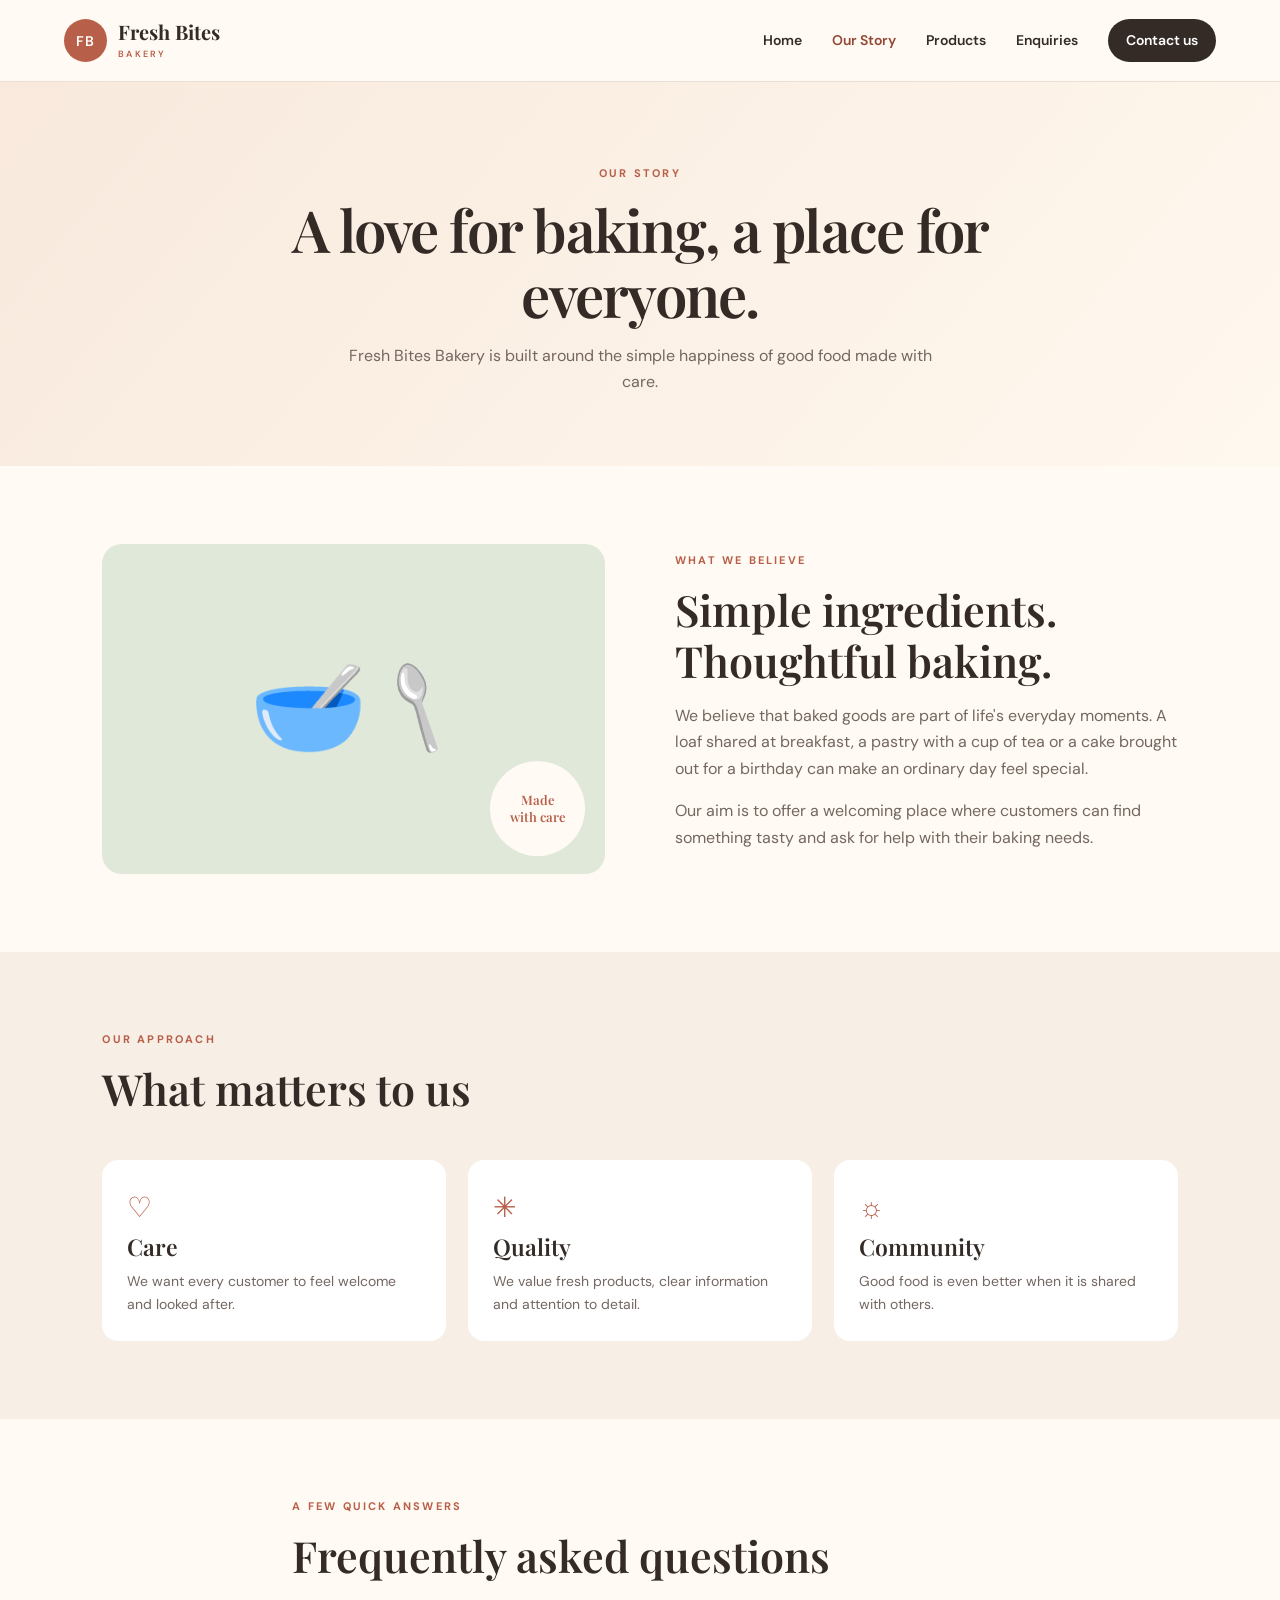
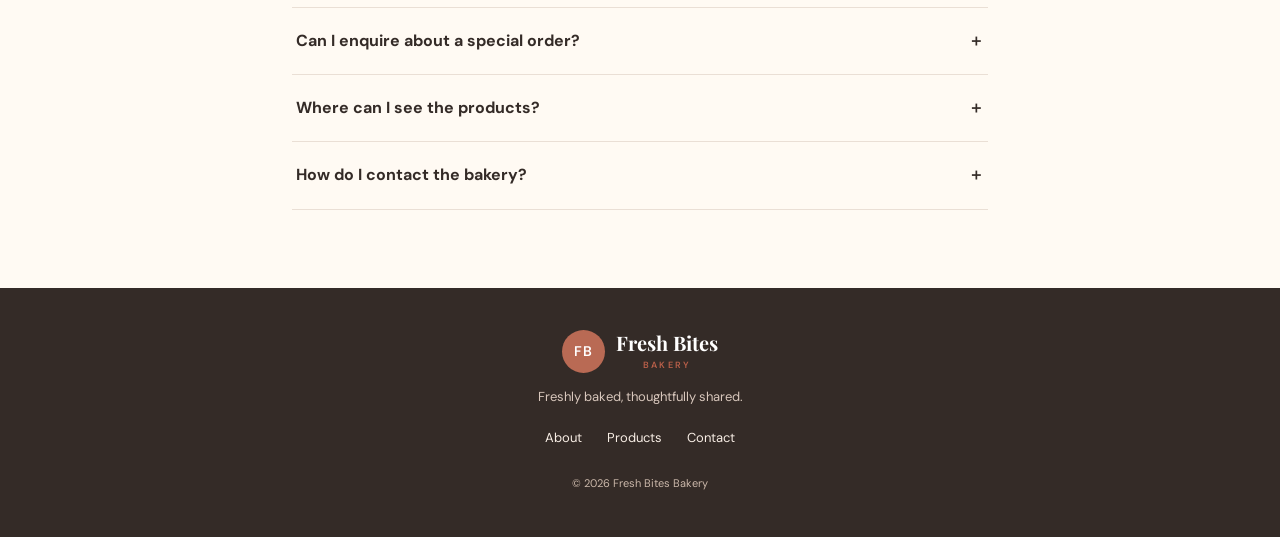
<file: about.html>
<!doctype html>
<html lang="en"><head><meta charset="utf-8"><meta name="viewport" content="width=device-width, initial-scale=1"><meta name="description" content="Learn about Fresh Bites Bakery and our love of fresh baking and sharing good food."><title>Our Story | Fresh Bites Bakery</title><link rel="stylesheet" href="css/style.css"><script src="js/script.js" defer></script><link rel="canonical" href="https://st10502124.github.io/WEDE5020-POE-Part-3-ST10502124/about.html"><meta property="og:type" content="website"><meta property="og:site_name" content="Fresh Bites Bakery"><meta property="og:title" content="Our Story | Fresh Bites Bakery"><meta property="og:description" content="Learn about Fresh Bites Bakery, our values and the care behind our baked goods."><meta property="og:url" content="https://st10502124.github.io/WEDE5020-POE-Part-3-ST10502124/about.html"><meta name="twitter:card" content="summary"><meta name="twitter:title" content="Our Story | Fresh Bites Bakery"><meta name="twitter:description" content="Learn about Fresh Bites Bakery, our values and the care behind our baked goods."></head>
<body><a class="skip-link" href="#main">Skip to content</a><header class="site-header"><a class="brand" href="index.html"><span class="brand-mark">FB</span><span>Fresh Bites <small>BAKERY</small></span></a><button class="menu-toggle" aria-expanded="false" aria-controls="primary-nav" aria-label="Open navigation">☰</button><nav id="primary-nav" class="primary-nav" aria-label="Main navigation"><a href="index.html">Home</a><a aria-current="page" href="about.html">Our Story</a><a href="products.html">Products</a><a href="enquiry.html">Enquiries</a><a class="nav-cta" href="contact.html">Contact us</a></nav></header>
<main id="main"><section class="page-hero"><p class="eyebrow">OUR STORY</p><h1>A love for baking, a place for everyone.</h1><p>Fresh Bites Bakery is built around the simple happiness of good food made with care.</p></section>
<section class="section split-section"><div class="story-art" role="img" aria-label="Illustration of a bakery mixing bowl and whisk"><span>🥣</span><span>🥄</span><span class="story-stamp">Made<br>with care</span></div><div><p class="eyebrow">WHAT WE BELIEVE</p><h2>Simple ingredients. Thoughtful baking.</h2><p>We believe that baked goods are part of life's everyday moments. A loaf shared at breakfast, a pastry with a cup of tea or a cake brought out for a birthday can make an ordinary day feel special.</p><p>Our aim is to offer a welcoming place where customers can find something tasty and ask for help with their baking needs.</p></div></section>
<section class="section section-tint"><div class="section-heading"><div><p class="eyebrow">OUR APPROACH</p><h2>What matters to us</h2></div></div><div class="values-grid"><article><span>♡</span><h3>Care</h3><p>We want every customer to feel welcome and looked after.</p></article><article><span>✳</span><h3>Quality</h3><p>We value fresh products, clear information and attention to detail.</p></article><article><span>☼</span><h3>Community</h3><p>Good food is even better when it is shared with others.</p></article></div></section>
<section class="section faq-section"><p class="eyebrow">A FEW QUICK ANSWERS</p><h2>Frequently asked questions</h2><div class="accordion"><button class="accordion-trigger" aria-expanded="false">Can I enquire about a special order?<span>＋</span></button><div class="accordion-panel" hidden><p>Yes. Use the enquiry form and include the product, quantity and date you have in mind. The bakery can then respond with availability and details.</p></div><button class="accordion-trigger" aria-expanded="false">Where can I see the products?<span>＋</span></button><div class="accordion-panel" hidden><p>Visit the Products page for an overview of the product categories.</p></div><button class="accordion-trigger" aria-expanded="false">How do I contact the bakery?<span>＋</span></button><div class="accordion-panel" hidden><p>Use the Contact page to send a general message or enquiry.</p></div></div></section></main>
<footer class="site-footer"><a class="brand brand-footer" href="index.html"><span class="brand-mark">FB</span><span>Fresh Bites <small>BAKERY</small></span></a><p>Freshly baked, thoughtfully shared.</p><div class="footer-links"><a href="about.html">About</a><a href="products.html">Products</a><a href="contact.html">Contact</a></div><small>© <span data-year></span> Fresh Bites Bakery</small></footer></body></html>
</file>
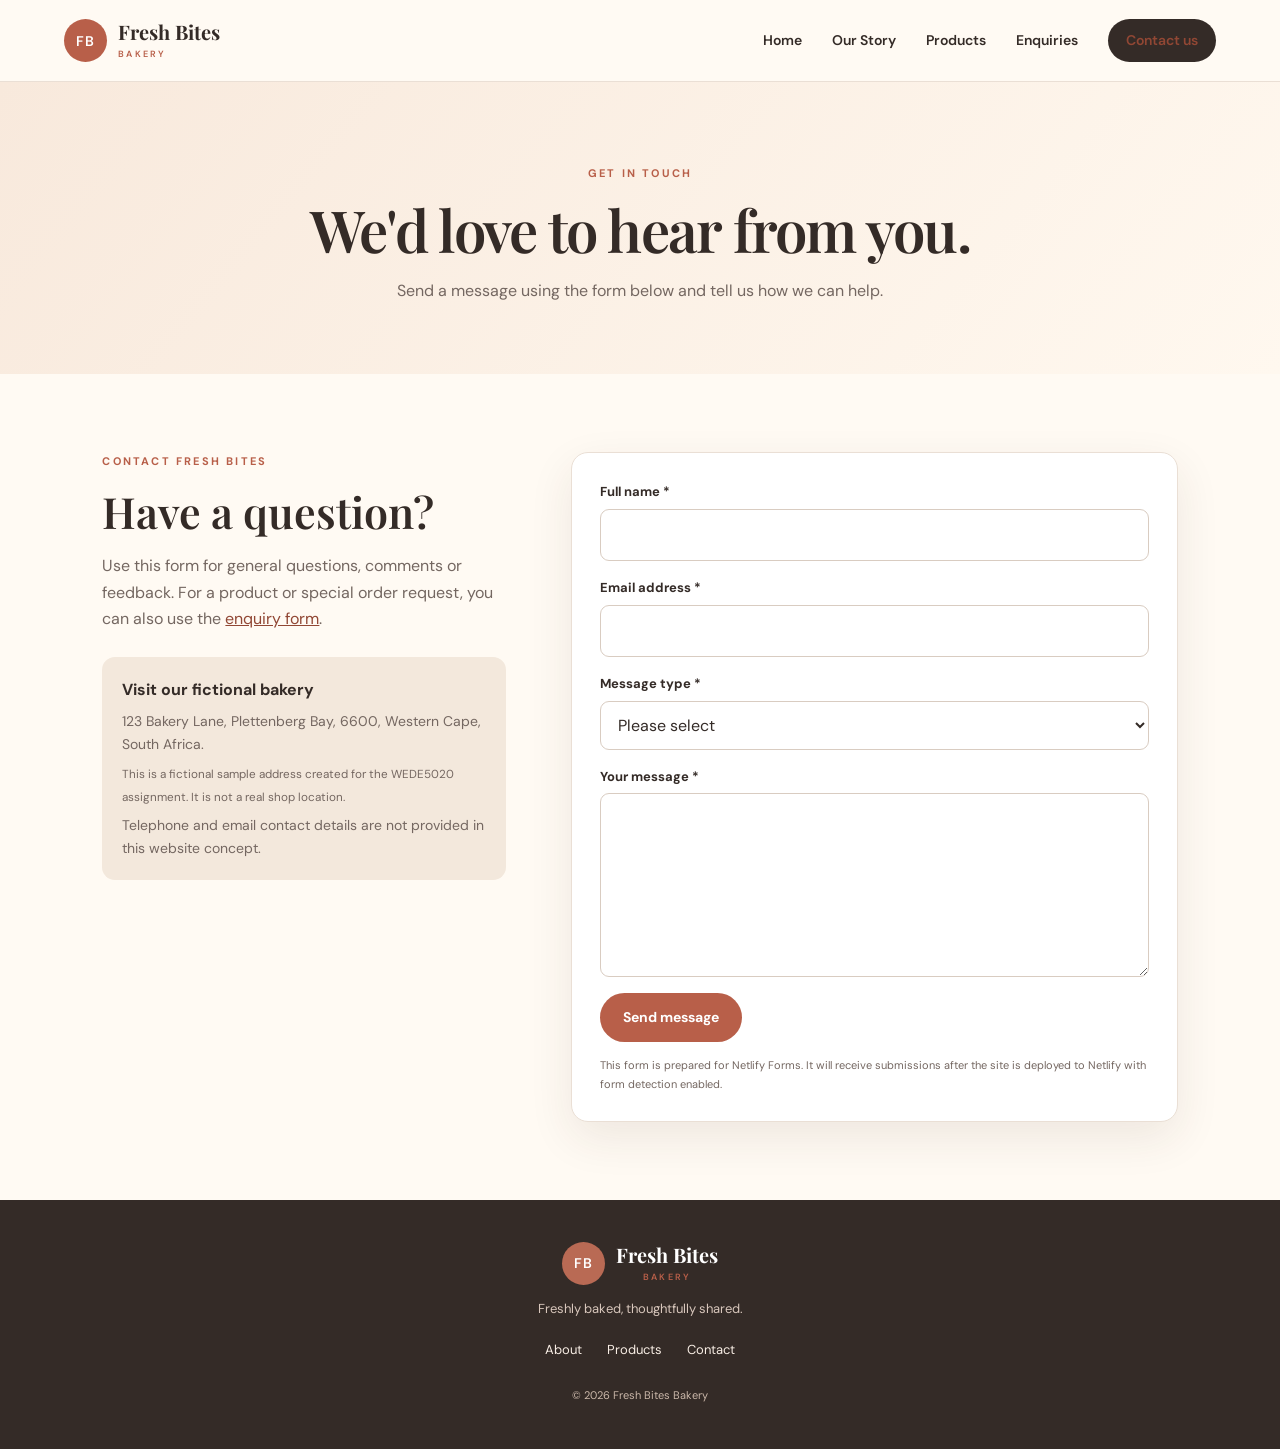
<file: contact.html>
<!doctype html>
<html lang="en"><head><meta charset="utf-8"><meta name="viewport" content="width=device-width, initial-scale=1"><meta name="description" content="Contact Fresh Bites Bakery with a question, comment or general message."><title>Contact | Fresh Bites Bakery</title><link rel="stylesheet" href="css/style.css"><script src="js/script.js" defer></script><link rel="canonical" href="https://st10502124.github.io/WEDE5020-POE-Part-3-ST10502124/contact.html"><meta property="og:type" content="website"><meta property="og:site_name" content="Fresh Bites Bakery"><meta property="og:title" content="Contact | Fresh Bites Bakery"><meta property="og:description" content="Contact Fresh Bites Bakery with a question, comment or general message."><meta property="og:url" content="https://st10502124.github.io/WEDE5020-POE-Part-3-ST10502124/contact.html"><meta name="twitter:card" content="summary"><meta name="twitter:title" content="Contact | Fresh Bites Bakery"><meta name="twitter:description" content="Contact Fresh Bites Bakery with a question, comment or general message."></head>
<body><a class="skip-link" href="#main">Skip to content</a><header class="site-header"><a class="brand" href="index.html"><span class="brand-mark">FB</span><span>Fresh Bites <small>BAKERY</small></span></a><button class="menu-toggle" aria-expanded="false" aria-controls="primary-nav" aria-label="Open navigation">☰</button><nav id="primary-nav" class="primary-nav" aria-label="Main navigation"><a href="index.html">Home</a><a href="about.html">Our Story</a><a href="products.html">Products</a><a href="enquiry.html">Enquiries</a><a aria-current="page" class="nav-cta" href="contact.html">Contact us</a></nav></header>
<main id="main"><section class="page-hero"><p class="eyebrow">GET IN TOUCH</p><h1>We'd love to hear from you.</h1><p>Send a message using the form below and tell us how we can help.</p></section><section class="section form-layout"><div><p class="eyebrow">CONTACT FRESH BITES</p><h2>Have a question?</h2><p>Use this form for general questions, comments or feedback. For a product or special order request, you can also use the <a href="enquiry.html">enquiry form</a>.</p><div class="form-note"><strong>Visit our fictional bakery</strong><p>123 Bakery Lane, Plettenberg Bay, 6600, Western Cape, South Africa.</p><p><small>This is a fictional sample address created for the WEDE5020 assignment. It is not a real shop location.</small></p><p>Telephone and email contact details are not provided in this website concept.</p></div></div>
<form class="contact-form" name="general-contact" method="POST" data-netlify="true" netlify-honeypot="bot-field"><input type="hidden" name="form-name" value="general-contact"><p class="honeypot" aria-hidden="true"><label>Leave this field empty: <input name="bot-field"></label></p><div class="form-row"><label for="contact-name">Full name *</label><input id="contact-name" name="name" autocomplete="name" required minlength="2"></div><div class="form-row"><label for="contact-email">Email address *</label><input id="contact-email" name="email" type="email" autocomplete="email" required></div><div class="form-row"><label for="contact-type">Message type *</label><select id="contact-type" name="type" required><option value="">Please select</option><option>General question</option><option>Feedback</option><option>Website issue</option><option>Other</option></select></div><div class="form-row"><label for="contact-message">Your message *</label><textarea id="contact-message" name="message" rows="6" required minlength="10"></textarea></div><button class="button button-primary" type="submit">Send message</button><p class="form-status" role="status" aria-live="polite"></p><p class="form-disclaimer">This form is prepared for Netlify Forms. It will receive submissions after the site is deployed to Netlify with form detection enabled.</p></form></section></main>
<footer class="site-footer"><a class="brand brand-footer" href="index.html"><span class="brand-mark">FB</span><span>Fresh Bites <small>BAKERY</small></span></a><p>Freshly baked, thoughtfully shared.</p><div class="footer-links"><a href="about.html">About</a><a href="products.html">Products</a><a href="contact.html">Contact</a></div><small>© <span data-year></span> Fresh Bites Bakery</small></footer></body></html>
</file>
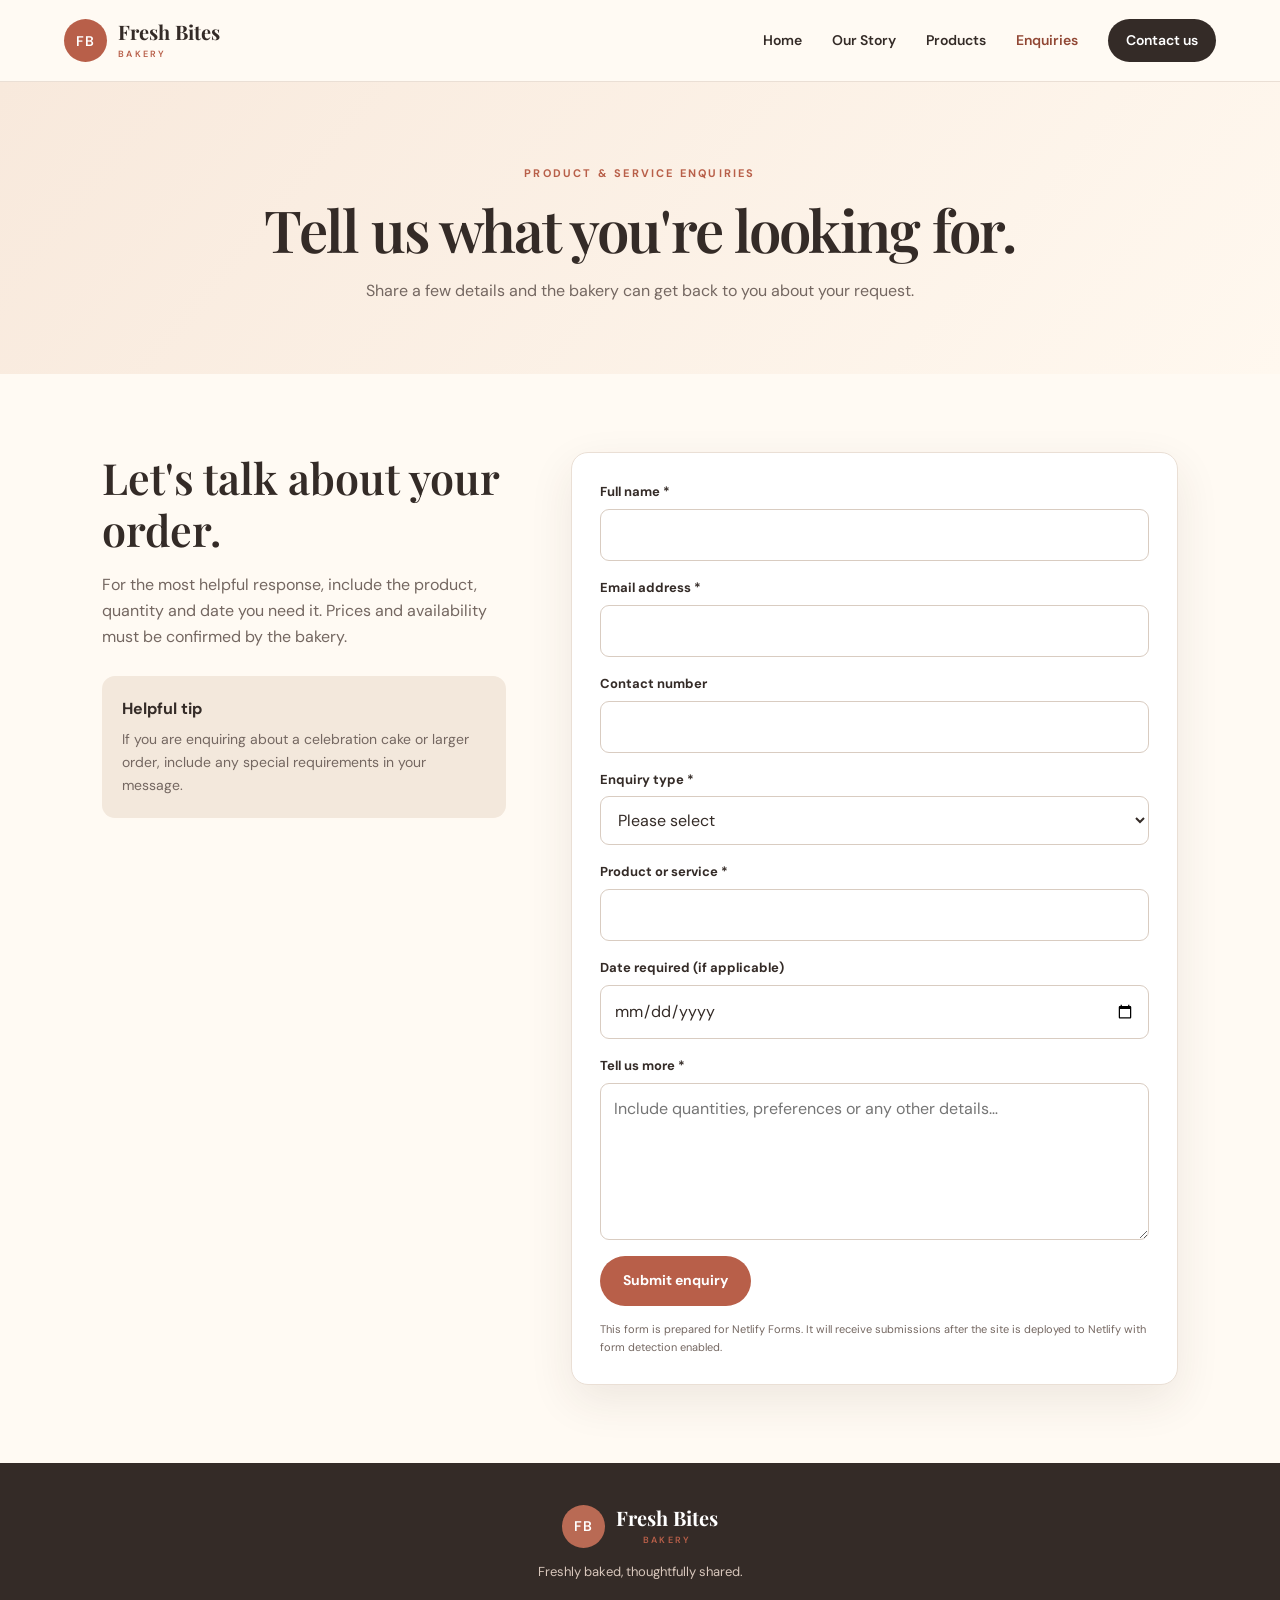
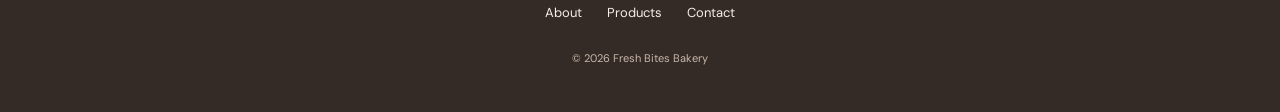
<file: enquiry.html>
<!doctype html>
<html lang="en"><head><meta charset="utf-8"><meta name="viewport" content="width=device-width, initial-scale=1"><meta name="description" content="Send Fresh Bites Bakery an enquiry about products, special orders, quantities and availability."><title>Enquiries | Fresh Bites Bakery</title><link rel="stylesheet" href="css/style.css"><script src="js/script.js" defer></script><link rel="canonical" href="https://st10502124.github.io/WEDE5020-POE-Part-3-ST10502124/enquiry.html"><meta property="og:type" content="website"><meta property="og:site_name" content="Fresh Bites Bakery"><meta property="og:title" content="Enquiries | Fresh Bites Bakery"><meta property="og:description" content="Send Fresh Bites Bakery an enquiry about products, special orders, quantities and availability."><meta property="og:url" content="https://st10502124.github.io/WEDE5020-POE-Part-3-ST10502124/enquiry.html"><meta name="twitter:card" content="summary"><meta name="twitter:title" content="Enquiries | Fresh Bites Bakery"><meta name="twitter:description" content="Send Fresh Bites Bakery an enquiry about products, special orders, quantities and availability."></head>
<body><a class="skip-link" href="#main">Skip to content</a><header class="site-header"><a class="brand" href="index.html"><span class="brand-mark">FB</span><span>Fresh Bites <small>BAKERY</small></span></a><button class="menu-toggle" aria-expanded="false" aria-controls="primary-nav" aria-label="Open navigation">☰</button><nav id="primary-nav" class="primary-nav" aria-label="Main navigation"><a href="index.html">Home</a><a href="about.html">Our Story</a><a href="products.html">Products</a><a aria-current="page" href="enquiry.html">Enquiries</a><a class="nav-cta" href="contact.html">Contact us</a></nav></header>
<main id="main"><section class="page-hero"><p class="eyebrow">PRODUCT &amp; SERVICE ENQUIRIES</p><h1>Tell us what you're looking for.</h1><p>Share a few details and the bakery can get back to you about your request.</p></section><section class="section form-layout"><div><h2>Let's talk about your order.</h2><p>For the most helpful response, include the product, quantity and date you need it. Prices and availability must be confirmed by the bakery.</p><div class="form-note"><strong>Helpful tip</strong><p>If you are enquiring about a celebration cake or larger order, include any special requirements in your message.</p></div></div>
<form class="contact-form" name="product-enquiry" method="POST" data-netlify="true" netlify-honeypot="bot-field"><input type="hidden" name="form-name" value="product-enquiry"><p class="honeypot" aria-hidden="true"><label>Leave this field empty: <input name="bot-field"></label></p>
<div class="form-row"><label for="enq-name">Full name *</label><input id="enq-name" name="name" autocomplete="name" required minlength="2"></div><div class="form-row"><label for="enq-email">Email address *</label><input id="enq-email" name="email" type="email" autocomplete="email" required></div><div class="form-row"><label for="enq-phone">Contact number</label><input id="enq-phone" name="phone" type="tel" autocomplete="tel"></div><div class="form-row"><label for="enq-type">Enquiry type *</label><select id="enq-type" name="type" required><option value="">Please select</option><option>Product enquiry</option><option>Special order</option><option>Event or catering enquiry</option><option>Other</option></select></div><div class="form-row"><label for="enq-product">Product or service *</label><input id="enq-product" name="product" required></div><div class="form-row"><label for="enq-date">Date required (if applicable)</label><input id="enq-date" name="date" type="date"></div><div class="form-row"><label for="enq-message">Tell us more *</label><textarea id="enq-message" name="message" rows="5" required minlength="10" placeholder="Include quantities, preferences or any other details…"></textarea></div><button class="button button-primary" type="submit">Submit enquiry</button><p class="form-status" role="status" aria-live="polite"></p><p class="form-disclaimer">This form is prepared for Netlify Forms. It will receive submissions after the site is deployed to Netlify with form detection enabled.</p></form></section></main>
<footer class="site-footer"><a class="brand brand-footer" href="index.html"><span class="brand-mark">FB</span><span>Fresh Bites <small>BAKERY</small></span></a><p>Freshly baked, thoughtfully shared.</p><div class="footer-links"><a href="about.html">About</a><a href="products.html">Products</a><a href="contact.html">Contact</a></div><small>© <span data-year></span> Fresh Bites Bakery</small></footer></body></html>
</file>
<file: css/style.css>
@import url('https://fonts.googleapis.com/css2?family=DM+Sans:wght@400;500;600;700&family=Playfair+Display:wght@500;600;700&display=swap');
:root{--ink:#342b27;--muted:#746761;--cream:#fffaf3;--paper:#fff;--peach:#f4d7c5;--rose:#b85f49;--rose-dark:#914734;--sage:#dfe8d9;--line:#eadfd5;--shadow:0 16px 45px rgba(65,43,32,.09);--serif:'Playfair Display',Georgia,serif;--sans:'DM Sans',Arial,sans-serif}
*{box-sizing:border-box}html{scroll-behavior:smooth}body{margin:0;background:var(--cream);color:var(--ink);font-family:var(--sans);font-size:16px;line-height:1.65}a{color:var(--rose-dark)}a:hover{color:var(--rose)}button,input,select,textarea{font:inherit}.skip-link{position:absolute;left:-9999px;top:1rem;background:#fff;padding:.7rem 1rem;z-index:20}.skip-link:focus{left:1rem}.site-header{height:82px;padding:0 max(5vw,24px);display:flex;align-items:center;justify-content:space-between;background:rgba(255,250,243,.96);border-bottom:1px solid var(--line);position:sticky;top:0;z-index:10}.brand{display:flex;gap:11px;align-items:center;text-decoration:none;color:var(--ink);font-family:var(--serif);font-size:20px;font-weight:700;line-height:1.1}.brand small{display:block;font:600 9px var(--sans);letter-spacing:.25em;color:var(--rose);margin-top:5px}.brand-mark{display:grid;place-items:center;width:43px;height:43px;border-radius:50%;background:var(--rose);color:#fff;font:600 14px var(--sans);letter-spacing:.04em}.primary-nav{display:flex;align-items:center;gap:30px}.primary-nav a{text-decoration:none;color:var(--ink);font-size:14px;font-weight:600}.primary-nav a[aria-current=page]{color:var(--rose-dark)}.primary-nav .nav-cta{padding:10px 18px;border-radius:30px;background:var(--ink);color:#fff}.menu-toggle{display:none;border:0;background:transparent;font-size:26px;color:var(--ink)}.hero{min-height:540px;padding:75px max(8vw,28px);display:grid;grid-template-columns:1.05fr .95fr;align-items:center;gap:40px;background:linear-gradient(110deg,#fffaf3 50%,#f8e7d9 50%)}.hero-copy{max-width:570px}.eyebrow{font-size:11px;letter-spacing:.2em;font-weight:700;color:var(--rose);margin:0 0 15px}.hero h1,.page-hero h1{font:600 clamp(42px,5vw,68px)/1.12 var(--serif);letter-spacing:-.03em;margin:0 0 22px}.hero h1 em{color:var(--rose);font-weight:500}.hero-copy>p:not(.eyebrow){max-width:470px;color:var(--muted);font-size:18px}.hero-actions{display:flex;align-items:center;gap:25px;margin-top:30px}.button{display:inline-flex;justify-content:center;align-items:center;border:0;border-radius:30px;padding:13px 23px;text-decoration:none;font-weight:700;font-size:14px;cursor:pointer;transition:transform .2s,background .2s}.button:hover{transform:translateY(-2px)}.button-primary{background:var(--rose);color:white}.button-primary:hover{background:var(--rose-dark);color:white}.button-light{background:white;color:var(--rose-dark)}.text-link{font-size:14px;font-weight:700;text-decoration:none}.hero-art{height:360px;max-width:480px;width:100%;justify-self:center;position:relative;display:grid;place-items:center}.art-sun{position:absolute;width:280px;height:280px;background:#f0c9ad;border-radius:50%;top:25px;right:35px}.art-plate{position:absolute;width:340px;height:210px;border-radius:50%;background:#fff8ee;border:12px solid #e9c6ac;bottom:32px;left:20px;transform:rotate(-10deg);box-shadow:var(--shadow)}.art-loaf,.art-croissant{position:absolute;font-size:120px;filter:drop-shadow(0 12px 8px #9e745044)}.art-loaf{left:95px;top:85px;transform:rotate(-20deg)}.art-croissant{right:65px;bottom:75px;transform:rotate(15deg)}.art-note{position:absolute;right:0;top:35px;background:var(--sage);border-radius:50%;width:95px;height:95px;display:grid;place-items:center;text-align:center;font:600 13px var(--serif);transform:rotate(9deg)}.section{padding:78px max(8vw,28px)}.intro-grid{display:grid;grid-template-columns:1fr 1fr;gap:70px;align-items:center}.section h2,.form-layout h2{font:600 clamp(30px,3.5vw,43px)/1.2 var(--serif);margin:0 0 15px}.intro-grid>p{color:var(--muted);max-width:540px}.section-tint{background:#f7eee5}.section-heading{display:flex;justify-content:space-between;align-items:end;gap:20px;margin-bottom:30px}.feature-grid,.values-grid{display:grid;grid-template-columns:repeat(3,1fr);gap:22px}.feature-card{background:#fff;border-radius:18px;padding:18px 22px 25px;box-shadow:0 8px 25px #4b32200a}.food-art{height:160px;border-radius:13px;display:grid;place-items:center;font-size:78px;margin-bottom:22px}.food-bread{background:#f5e1c9}.food-cake{background:#f3d9dc}.food-pastry{background:#e4eadc}.feature-card h3,.values-grid h3{font:600 23px var(--serif);margin:0 0 8px}.feature-card p,.values-grid p{color:var(--muted);font-size:14px;margin:0}.callout{margin:70px max(5vw,20px);padding:45px 55px;border-radius:20px;background:var(--rose-dark);color:white;display:flex;align-items:center;justify-content:space-between;gap:30px}.callout .eyebrow{color:#f4c7b5}.callout h2{margin-bottom:8px}.callout p:last-child{margin:0;color:#f7e3d9}.site-footer{padding:42px max(5vw,24px);background:#342b27;color:#f8eee5;text-align:center}.brand-footer{justify-content:center;color:white}.brand-footer .brand-mark{background:#b96a54}.site-footer>p{color:#d8c7bc;font-size:13px}.footer-links{display:flex;justify-content:center;gap:25px;margin:20px}.footer-links a{color:#f8eee5;text-decoration:none;font-size:13px}.site-footer>small{color:#cbb8aa;font-size:11px}.page-hero{text-align:center;padding:82px 24px 70px;background:linear-gradient(130deg,#f8e9dc,#fff8ef)}.page-hero h1{font-size:clamp(40px,5vw,58px);max-width:780px;margin:0 auto 16px}.page-hero>p:last-child{max-width:620px;margin:0 auto;color:var(--muted)}.split-section{display:grid;grid-template-columns:1fr 1fr;gap:70px;align-items:center}.story-art{height:330px;border-radius:20px;background:var(--sage);display:flex;align-items:center;justify-content:center;gap:10px;position:relative;font-size:95px}.story-art span:nth-child(2){font-size:65px;transform:rotate(25deg)}.story-stamp{position:absolute!important;right:20px;bottom:18px;width:95px;height:95px;border-radius:50%;background:#fffaf3;display:grid;place-items:center;text-align:center;font:600 13px var(--serif);font-size:13px!important;color:var(--rose)}.split-section p:not(.eyebrow){color:var(--muted)}.values-grid article{padding:25px;background:#fff;border-radius:16px}.values-grid article>span{font-size:28px;color:var(--rose)}.faq-section{max-width:900px;margin:auto}.faq-section h2{margin-bottom:25px}.accordion{border-top:1px solid var(--line)}.accordion-trigger{width:100%;padding:20px 4px;border:0;border-bottom:1px solid var(--line);background:transparent;display:flex;justify-content:space-between;text-align:left;font-weight:700;color:var(--ink);cursor:pointer}.accordion-panel{padding:0 5px 15px;color:var(--muted)}.product-tools{display:flex;align-items:center;gap:12px;flex-wrap:wrap}.search-label{font-weight:700}.product-tools input,.product-tools select,.form-row input,.form-row select,.form-row textarea{border:1px solid #d9ccc1;background:white;border-radius:9px;padding:12px 13px;color:var(--ink);min-height:46px}.product-tools input{flex:1;min-width:220px}.product-tools select{min-width:170px}.result-count{font-size:13px;color:var(--muted);margin:16px 0}.product-grid{display:grid;grid-template-columns:repeat(2,1fr);gap:22px}.product-card{display:grid;grid-template-columns:150px 1fr;background:white;border:1px solid var(--line);border-radius:16px;overflow:hidden}.product-emoji{display:grid;place-items:center;background:#f5e5d6;font-size:65px}.product-info{padding:20px}.product-tag{font-size:10px;letter-spacing:.16em;color:var(--rose);font-weight:700}.product-info h2{font:600 24px var(--serif);margin:5px 0}.product-info p{font-size:13px;color:var(--muted);margin:0 0 12px}.product-info a{font-size:12px;font-weight:700;text-decoration:none}.empty-state{padding:25px;text-align:center;color:var(--muted)}.form-layout{display:grid;grid-template-columns:.8fr 1.2fr;gap:65px;align-items:start}.form-layout>div>p:not(.eyebrow){color:var(--muted)}.form-note{padding:20px;background:#f3e8dc;border-radius:13px;margin-top:25px}.form-note p{margin:6px 0 0;color:var(--muted);font-size:14px}.contact-form{padding:28px;background:#fff;border:1px solid var(--line);border-radius:17px;box-shadow:var(--shadow)}.form-row{display:flex;flex-direction:column;gap:6px;margin-bottom:16px}.form-row label{font-size:13px;font-weight:700}.form-row textarea{resize:vertical}.form-row input:focus,.form-row select:focus,.form-row textarea:focus,.product-tools input:focus,.product-tools select:focus{outline:3px solid #b85f4933;border-color:var(--rose)}.form-status{font-size:14px;font-weight:600;color:var(--rose-dark)}.form-disclaimer{font-size:11px;color:var(--muted);margin-bottom:0}.sr-only{position:absolute;width:1px;height:1px;padding:0;margin:-1px;overflow:hidden;clip:rect(0,0,0,0);white-space:nowrap;border:0}
@media(max-width:800px){.site-header{height:72px}.menu-toggle{display:block}.primary-nav{display:none;position:absolute;top:71px;left:0;right:0;background:var(--cream);padding:20px 25px 25px;box-shadow:var(--shadow);flex-direction:column;align-items:stretch;gap:18px}.primary-nav.is-open{display:flex}.primary-nav .nav-cta{text-align:center}.hero{grid-template-columns:1fr;padding-top:65px;padding-bottom:45px}.hero-art{height:290px}.art-sun{width:220px;height:220px}.art-plate{width:280px;height:170px}.art-loaf,.art-croissant{font-size:90px}.intro-grid,.split-section,.form-layout{grid-template-columns:1fr;gap:28px}.feature-grid,.values-grid{grid-template-columns:1fr 1fr}.product-grid{grid-template-columns:1fr}.callout{margin:35px 20px;padding:32px;align-items:flex-start;flex-direction:column}.section{padding:58px 25px}}
@media(max-width:520px){.hero h1{font-size:43px}.hero-actions{align-items:flex-start;flex-direction:column;gap:15px}.hero-art{transform:scale(.9);margin:-10px 0}.feature-grid,.values-grid{grid-template-columns:1fr}.section-heading{align-items:flex-start;flex-direction:column}.product-card{grid-template-columns:100px 1fr}.product-emoji{font-size:45px}.product-info{padding:14px}.product-info h2{font-size:21px}.contact-form{padding:20px}.page-hero{padding-top:60px}.footer-links{gap:15px}}
@media(prefers-reduced-motion:reduce){html{scroll-behavior:auto}*,*::before,*::after{transition:none!important;animation:none!important}}

/* Part 3 enhancements: product sorting and accessible image lightbox */
#product-sort{min-height:44px;padding:.65rem .85rem;border:1px solid var(--line);border-radius:8px;background:#fff;color:var(--ink)}
.product-photo,.feature-image,.hero-photo img{cursor:zoom-in;transition:transform .25s ease,filter .25s ease}
.product-photo:hover,.feature-image:hover,.hero-photo img:hover{transform:scale(1.015);filter:saturate(1.06)}
.image-lightbox{width:min(92vw,900px);max-width:900px;max-height:90vh;padding:1rem;border:0;border-radius:14px;background:#fffaf3;box-shadow:0 20px 70px rgba(0,0,0,.35)}
.image-lightbox::backdrop{background:rgba(30,22,18,.82)}
.image-lightbox img{display:block;max-width:100%;max-height:72vh;margin:auto;object-fit:contain;border-radius:8px}
.image-lightbox p{margin:.7rem 2.5rem 0;text-align:center;color:var(--muted)}
.lightbox-close{position:absolute;top:.5rem;right:.65rem;width:40px;height:40px;border:0;border-radius:50%;background:var(--rose);color:white;font-size:1.6rem;cursor:pointer}
@media(prefers-reduced-motion:reduce){.product-photo,.feature-image,.hero-photo img{transition:none}}


/* Hide the Netlify spam-trap field from real visitors. */
.honeypot{position:absolute!important;left:-10000px!important;width:1px!important;height:1px!important;overflow:hidden!important}
</file>
